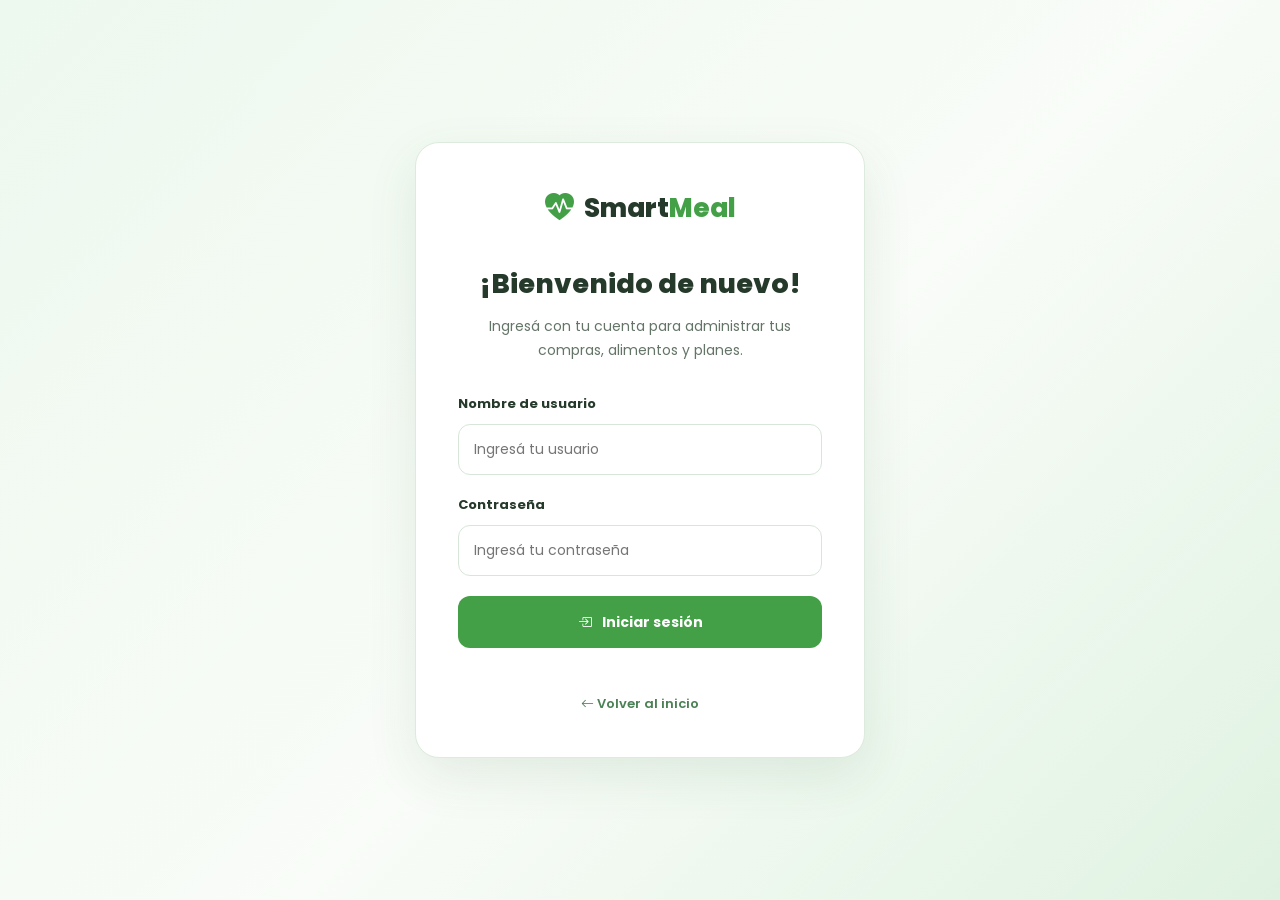
<file: pages/login.html>
<!DOCTYPE html>
<html lang="es">

<head>

    <meta charset="UTF-8">

    <meta name="viewport"
          content="width=device-width, initial-scale=1.0">

    <title>SmartMeal | Iniciar sesión</title>

    <!-- Tipografía -->

    <link rel="preconnect"
          href="https://fonts.googleapis.com">

    <link rel="preconnect"
          href="https://fonts.gstatic.com"
          crossorigin>

    <link
        href="https://fonts.googleapis.com/css2?family=Poppins:wght@400;500;600;700;800&display=swap"
        rel="stylesheet"
    >

    <!-- Iconos -->

    <link
        rel="stylesheet"
        href="https://cdn.jsdelivr.net/npm/bootstrap-icons@1.11.3/font/bootstrap-icons.min.css"
    >

    <!-- Estilos generales -->

    <link rel="stylesheet" href="../css/style.css">

    <!-- Estilos de la pantalla de acceso -->

    <style>

        .login-pagina {
            min-height: 100vh;
            display: flex;
            align-items: center;
            justify-content: center;
            padding: 40px 20px;
            background: linear-gradient(
                135deg,
                #edf8ee 0%,
                #f9fcf8 55%,
                #dff2e1 100%
            );
        }

        .login-tarjeta {
            width: 100%;
            max-width: 450px;
            padding: 42px;
            border: 1px solid #dcebdd;
            border-radius: 24px;
            background: #ffffff;
            box-shadow: 0 18px 50px rgba(
                39, 101, 51, 0.10
            );
        }

        .login-marca {
            display: flex;
            align-items: center;
            justify-content: center;
            gap: 10px;
            margin-bottom: 30px;
            color: #253a2a;
            font-size: 26px;
            font-weight: 800;
            text-decoration: none;
        }

        .login-marca i {
            color: #43a047;
            font-size: 29px;
        }

        .login-marca span span {
            color: #43a047;
        }

        .login-titulo {
            margin-bottom: 10px;
            color: #253a2a;
            font-size: 27px;
            font-weight: 800;
            text-align: center;
        }

        .login-descripcion {
            margin-bottom: 32px;
            color: #647568;
            font-size: 14px;
            line-height: 1.7;
            text-align: center;
        }

        .login-formulario {
            display: grid;
            gap: 20px;
        }

        .login-campo {
            display: flex;
            flex-direction: column;
            gap: 9px;
        }

        .login-campo label {
            color: #253a2a;
            font-size: 13px;
            font-weight: 700;
        }

        .login-campo input {
            width: 100%;
            height: 51px;
            padding: 13px 15px;
            border: 1px solid #d7e6d9;
            border-radius: 12px;
            outline: none;
            background: #ffffff;
            color: #253a2a;
            font-family: inherit;
            font-size: 14px;
            transition: 0.2s;
        }

        .login-campo input:focus {
            border-color: #43a047;
            box-shadow: 0 0 0 4px rgba(
                67, 160, 71, 0.12
            );
        }

        .login-boton {
            display: flex;
            align-items: center;
            justify-content: center;
            gap: 10px;
            width: 100%;
            min-height: 52px;
            padding: 14px;
            border: none;
            border-radius: 12px;
            background: #43a047;
            color: white;
            font-family: inherit;
            font-size: 14px;
            font-weight: 700;
            cursor: pointer;
            transition: 0.2s;
        }

        .login-boton:hover:not(:disabled) {
            background: #2e7d32;
        }

        .login-boton:disabled {
            opacity: 0.65;
            cursor: not-allowed;
        }

        .login-mensaje {
            font-size: 13px;
            text-align: center;
            line-height: 1.6;
        }

        .login-mensaje.error {
            color: #b53d3d;
        }

        .login-mensaje.exito {
            color: #2e7d32;
        }

        .login-volver {
            display: block;
            margin-top: 26px;
            color: #4b8155;
            font-size: 13px;
            font-weight: 600;
            text-align: center;
            text-decoration: none;
        }

        .login-volver:hover {
            text-decoration: underline;
        }

        @media (max-width: 500px) {

            .login-tarjeta {
                padding: 28px 23px;
            }

            .login-titulo {
                font-size: 23px;
            }

        }

    </style>

</head>

<body>

    <main class="login-pagina">

        <section class="login-tarjeta"
                 aria-labelledby="login-titulo">

            <!-- LOGO -->

            <a href="../index.html"
               class="login-marca">

                <i class="bi bi-heart-pulse-fill"
                   aria-hidden="true"></i>

                <span>
                    Smart<span>Meal</span>
                </span>

            </a>

            <!-- ENCABEZADO -->

            <h1 class="login-titulo"
                id="login-titulo">

                ¡Bienvenido de nuevo!

            </h1>

            <p class="login-descripcion">

                Ingresá con tu cuenta para administrar
                tus compras, alimentos y planes.

            </p>

            <!-- FORMULARIO -->

            <form id="form-login">

                <div class="login-formulario">

                    <div class="login-campo">

                        <label for="login-usuario">
                            Nombre de usuario
                        </label>

                        <input
                            type="text"
                            id="login-usuario"
                            name="usuario"
                            placeholder="Ingresá tu usuario"
                            autocomplete="username"
                            minlength="3"
                            maxlength="30"
                            required
                        >

                    </div>

                    <div class="login-campo">

                        <label for="login-password">
                            Contraseña
                        </label>

                        <input
                            type="password"
                            id="login-password"
                            name="password"
                            placeholder="Ingresá tu contraseña"
                            autocomplete="current-password"
                            required
                        >

                    </div>

                    <button
                        class="login-boton"
                        id="boton-login"
                        type="submit"
                        disabled>

                        <i class="bi bi-box-arrow-in-right"
                           aria-hidden="true"></i>

                        Iniciar sesión

                    </button>

                    <p
                        id="mensaje-login"
                        class="login-mensaje"
                        role="status"
                        aria-live="polite">
                    </p>

                </div>

            </form>

            <!-- VOLVER -->

            <a href="../index.html"
               class="login-volver">

                <i class="bi bi-arrow-left"></i>

                Volver al inicio

            </a>

        </section>

    </main>

    <!-- JAVASCRIPT GENERAL -->

    <script src="../js/script.js"></script>
    <script src="../js/login.js"></script>

    <!-- La lógica del inicio de sesión
         se incorporará en el próximo paso. -->

</body>

</html>
</file>
<file: css/style.css>
/* ==========================================================
   SMARTMEAL - HOJA DE ESTILOS PRINCIPAL
   Autor: Laureano Reynoso Ceccarini
========================================================== */

/* =========================
   VARIABLES GENERALES
========================= */

:root {
    --verde-principal: #4caf50;
    --verde-oscuro: #1f6b35;
    --verde-medio: #319844;
    --verde-claro: #dff5df;
    --verde-fondo: #f2faef;

    --blanco: #ffffff;
    --fondo: #f8fbf7;
    --texto: #1d2a21;
    --texto-suave: #617066;
    --borde: #dfe9df;

    --sombra-suave: 0 10px 30px rgba(28, 77, 38, 0.08);
    --sombra-media: 0 18px 40px rgba(28, 77, 38, 0.14);

    --radio-grande: 28px;
    --radio-medio: 18px;
    --radio-chico: 12px;

    --transicion: 0.3s ease;
}

/* =========================
   RESET Y ESTILOS BASE
========================= */

* {
    margin: 0;
    padding: 0;
    box-sizing: border-box;
}

html {
    scroll-behavior: smooth;
}

body {
    background: var(--fondo);
    color: var(--texto);
    font-family: "Poppins", sans-serif;
    line-height: 1.6;
}

img {
    display: block;
    max-width: 100%;
}

a {
    color: inherit;
}

button,
input,
select,
textarea {
    font: inherit;
}

/* Contenedor reutilizable */

.contenedor {
    width: min(90%, 1200px);
    margin: 0 auto;
}

/* Accesibilidad */

.skip-link {
    position: absolute;
    top: -100px;
    left: 20px;
    z-index: 5000;
    background: var(--verde-oscuro);
    color: var(--blanco);
    padding: 12px 18px;
    border-radius: 8px;
    text-decoration: none;
}

.skip-link:focus {
    top: 20px;
}

/* =========================
   HEADER Y NAVEGACIÓN
========================= */

.site-header {
    position: sticky;
    top: 0;
    z-index: 1000;
    background: rgba(255, 255, 255, 0.92);
    border-bottom: 1px solid rgba(31, 107, 53, 0.08);
    backdrop-filter: blur(12px);
}

.navbar {
    position: relative;
    min-height: 82px;
    display: flex;
    align-items: center;
    justify-content: space-between;
    gap: 25px;
}

/* Marca SmartMeal */

.marca {
    display: inline-flex;
    align-items: center;
    gap: 10px;
    text-decoration: none;
}

.marca-icono {
    width: 40px;
    height: 40px;
    display: grid;
    place-items: center;
    background: linear-gradient(
        135deg,
        var(--verde-principal),
        var(--verde-oscuro)
    );
    color: var(--blanco);
    border-radius: 13px;
    font-size: 19px;
    box-shadow: 0 8px 16px rgba(76, 175, 80, 0.22);
}

.marca-texto {
    color: var(--verde-oscuro);
    font-size: 23px;
    font-weight: 800;
    letter-spacing: -1px;
}

.marca-texto span {
    color: var(--verde-principal);
}

/* Enlaces del menú */

.nav-links {
    display: flex;
    align-items: center;
    gap: 5px;
    list-style: none;
}

.nav-links a {
    display: inline-block;
    padding: 9px 14px;
    border-radius: 10px;
    color: var(--texto-suave);
    font-size: 14px;
    font-weight: 600;
    text-decoration: none;
    transition: var(--transicion);
}

.nav-links a:hover,
.nav-links a:focus {
    background: var(--verde-claro);
    color: var(--verde-oscuro);
}

.nav-links .nav-activo {
    background: var(--verde-claro);
    color: var(--verde-oscuro);
}

/* Botón hamburguesa */

.menu-toggle {
    display: none;
    width: 44px;
    height: 44px;
    border: 1px solid var(--borde);
    border-radius: 12px;
    background: var(--blanco);
    color: var(--verde-oscuro);
    cursor: pointer;
    font-size: 23px;
    transition: var(--transicion);
}

.menu-toggle:hover {
    background: var(--verde-claro);
}

/* =========================
   HERO
========================= */

.hero {
    position: relative;
    overflow: hidden;
    padding: 74px 0 95px;
    background:
        radial-gradient(circle at 85% 20%, #d8f4d6 0%, transparent 25%),
        radial-gradient(circle at 15% 90%, #e8f8e5 0%, transparent 28%);
}

.hero-contenido {
    display: grid;
    grid-template-columns: 1.05fr 0.95fr;
    align-items: center;
    gap: 70px;
}

.hero-texto {
    animation: aparecer-arriba 0.8s ease both;
}

.etiqueta {
    display: inline-flex;
    align-items: center;
    gap: 8px;
    padding: 9px 14px;
    border: 1px solid #c9e9c8;
    border-radius: 999px;
    background: var(--verde-claro);
    color: var(--verde-oscuro);
    font-size: 13px;
    font-weight: 700;
}

.hero h1 {
    max-width: 670px;
    margin: 18px 0 20px;
    color: var(--texto);
    font-size: clamp(42px, 5vw, 68px);
    line-height: 1.08;
    letter-spacing: -2.5px;
}

.hero h1 span {
    color: var(--verde-principal);
}

.hero-texto > p {
    max-width: 620px;
    color: var(--texto-suave);
    font-size: 17px;
}

.hero-botones {
    display: flex;
    flex-wrap: wrap;
    gap: 14px;
    margin-top: 30px;
}

/* Botones reutilizables */

.boton {
    display: inline-flex;
    align-items: center;
    justify-content: center;
    gap: 9px;
    min-height: 52px;
    padding: 14px 21px;
    border-radius: 13px;
    font-size: 14px;
    font-weight: 700;
    text-decoration: none;
    transition: var(--transicion);
}

.boton-principal {
    background: linear-gradient(
        135deg,
        var(--verde-principal),
        var(--verde-oscuro)
    );
    color: var(--blanco);
    box-shadow: 0 12px 20px rgba(46, 125, 50, 0.22);
}

.boton-principal:hover {
    transform: translateY(-4px);
    box-shadow: 0 17px 25px rgba(46, 125, 50, 0.3);
}

.boton-secundario {
    border: 1px solid var(--borde);
    background: var(--blanco);
    color: var(--verde-oscuro);
}

.boton-secundario:hover {
    border-color: var(--verde-principal);
    background: var(--verde-claro);
    transform: translateY(-4px);
}

.hero-nota {
    display: flex;
    align-items: center;
    gap: 8px;
    margin-top: 22px;
    color: var(--texto-suave);
    font-size: 13px;
}

.hero-nota i {
    color: var(--verde-principal);
}

/* Visual del hero */

.hero-visual {
    position: relative;
    min-height: 440px;
    display: flex;
    align-items: center;
    justify-content: center;
    animation: aparecer-arriba 1s ease both;
}

.logo-panel {
    width: min(100%, 455px);
    padding: 20px;
    overflow: hidden;
    border: 1px solid rgba(76, 175, 80, 0.15);
    border-radius: var(--radio-grande);
    background: var(--blanco);
    box-shadow: var(--sombra-media);
}

.logo-panel img {
    width: 100%;
    border-radius: 18px;
    animation: flotar 4s ease-in-out infinite;
}

/* Tarjetas flotantes */

.tarjeta-flotante {
    position: absolute;
    display: flex;
    align-items: center;
    gap: 11px;
    padding: 13px 16px;
    border: 1px solid rgba(76, 175, 80, 0.16);
    border-radius: 15px;
    background: rgba(255, 255, 255, 0.94);
    box-shadow: var(--sombra-suave);
    backdrop-filter: blur(7px);
}

.tarjeta-flotante i {
    width: 37px;
    height: 37px;
    display: grid;
    place-items: center;
    border-radius: 11px;
    background: var(--verde-claro);
    color: var(--verde-oscuro);
    font-size: 17px;
}

.tarjeta-flotante strong,
.tarjeta-flotante span {
    display: block;
}

.tarjeta-flotante strong {
    color: var(--texto);
    font-size: 13px;
}

.tarjeta-flotante span {
    color: var(--texto-suave);
    font-size: 11px;
}

.tarjeta-recetas {
    top: 35px;
    left: -30px;
    animation: flotar 4.5s ease-in-out infinite;
}

.tarjeta-plan {
    right: -20px;
    bottom: 44px;
    animation: flotar 5s ease-in-out infinite reverse;
}

/* =========================
   SECCIONES GENERALES
========================= */

.seccion {
    padding: 95px 0;
}

.encabezado-seccion {
    max-width: 720px;
    margin: 0 auto 48px;
    text-align: center;
}

.subtitulo-seccion {
    display: inline-block;
    margin-bottom: 12px;
    color: var(--verde-oscuro);
    font-size: 13px;
    font-weight: 800;
    letter-spacing: 0.9px;
    text-transform: uppercase;
}

.encabezado-seccion h2,
.cta-final h2 {
    color: var(--texto);
    font-size: clamp(30px, 3.5vw, 44px);
    line-height: 1.18;
    letter-spacing: -1.5px;
}

.encabezado-seccion p {
    margin-top: 17px;
    color: var(--texto-suave);
    font-size: 16px;
}

/* =========================
   FUNCIONES
========================= */

.funciones {
    background: var(--blanco);
}

.grid-funciones {
    display: grid;
    grid-template-columns: repeat(3, 1fr);
    gap: 22px;
}

.card-funcion {
    min-height: 292px;
    padding: 29px;
    border: 1px solid var(--borde);
    border-radius: var(--radio-medio);
    background: var(--blanco);
    box-shadow: 0 8px 22px rgba(28, 77, 38, 0.04);
    transition: var(--transicion);
}

.card-funcion:hover {
    border-color: #b9e4ba;
    transform: translateY(-8px);
    box-shadow: var(--sombra-media);
}

.icono-funcion {
    width: 55px;
    height: 55px;
    display: grid;
    place-items: center;
    margin-bottom: 23px;
    border-radius: 16px;
    background: linear-gradient(
        135deg,
        var(--verde-claro),
        #c9efcb
    );
    color: var(--verde-oscuro);
    font-size: 24px;
}

.card-funcion h3 {
    margin-bottom: 11px;
    color: var(--texto);
    font-size: 20px;
}

.card-funcion p {
    min-height: 76px;
    color: var(--texto-suave);
    font-size: 14px;
}

.card-funcion a {
    display: inline-flex;
    align-items: center;
    gap: 7px;
    margin-top: 18px;
    color: var(--verde-oscuro);
    font-size: 14px;
    font-weight: 800;
    text-decoration: none;
    transition: var(--transicion);
}

.card-funcion a:hover {
    gap: 12px;
    color: var(--verde-principal);
}

/* =========================
   CÓMO FUNCIONA
========================= */

.como-funciona {
    background: linear-gradient(
        180deg,
        var(--fondo),
        var(--verde-fondo)
    );
}

.lista-pasos {
    display: grid;
    grid-template-columns: repeat(3, 1fr);
    gap: 23px;
    list-style: none;
}

.paso {
    position: relative;
    padding: 28px;
    overflow: hidden;
    border-radius: var(--radio-medio);
    background: var(--blanco);
    box-shadow: var(--sombra-suave);
}

.paso::after {
    position: absolute;
    right: -24px;
    bottom: -45px;
    color: rgba(76, 175, 80, 0.08);
    content: "●";
    font-size: 180px;
}

.numero-paso {
    display: inline-block;
    margin-bottom: 26px;
    color: var(--verde-principal);
    font-size: 36px;
    font-weight: 800;
    line-height: 1;
}

.contenido-paso {
    position: relative;
    z-index: 1;
}

.contenido-paso h3 {
    margin-bottom: 11px;
    color: var(--texto);
    font-size: 19px;
}

.contenido-paso p {
    color: var(--texto-suave);
    font-size: 14px;
}

/* =========================
   ESTADÍSTICAS
========================= */

.estadisticas {
    padding: 65px 0;
    background: linear-gradient(
        135deg,
        var(--verde-oscuro),
        var(--verde-principal)
    );
}

.grid-estadisticas {
    display: grid;
    grid-template-columns: repeat(4, 1fr);
    gap: 18px;
}

.dato-estadistica {
    padding: 15px;
    text-align: center;
    color: var(--blanco);
}

.dato-estadistica strong,
.dato-estadistica span {
    display: block;
}

.dato-estadistica strong {
    font-size: clamp(32px, 4vw, 46px);
    font-weight: 800;
    line-height: 1;
}

.dato-estadistica span {
    margin-top: 10px;
    color: rgba(255, 255, 255, 0.82);
    font-size: 13px;
    font-weight: 500;
}

/* =========================
   CTA FINAL
========================= */

.cta-final {
    display: flex;
    align-items: center;
    justify-content: space-between;
    gap: 35px;
    padding: 54px;
    overflow: hidden;
    border-radius: var(--radio-grande);
    background:
        radial-gradient(circle at 92% 10%, rgba(255, 255, 255, 0.21), transparent 26%),
        linear-gradient(135deg, var(--verde-oscuro), var(--verde-principal));
    color: var(--blanco);
}

.cta-final .subtitulo-seccion {
    color: rgba(255, 255, 255, 0.75);
}

.cta-final h2 {
    max-width: 600px;
    color: var(--blanco);
}

.cta-final p {
    max-width: 600px;
    margin-top: 14px;
    color: rgba(255, 255, 255, 0.83);
}

.cta-final .boton-principal {
    flex-shrink: 0;
    background: var(--blanco);
    color: var(--verde-oscuro);
    box-shadow: none;
}

.cta-final .boton-principal:hover {
    background: var(--verde-claro);
}

/* =========================
   FOOTER
========================= */

.site-footer {
    padding-top: 68px;
    background: #142119;
    color: var(--blanco);
}

.footer-grid {
    display: grid;
    grid-template-columns: 1.6fr 1fr 1fr 0.8fr;
    gap: 40px;
    padding-bottom: 50px;
}

.site-footer .marca-icono {
    box-shadow: none;
}

.footer-marca p {
    max-width: 330px;
    margin-top: 17px;
    color: #b7c4ba;
    font-size: 14px;
}

.footer-columna h3 {
    margin-bottom: 17px;
    color: var(--blanco);
    font-size: 15px;
}

.footer-columna ul {
    list-style: none;
}

.footer-columna li {
    margin-bottom: 10px;
    color: #b7c4ba;
    font-size: 13px;
}

.footer-columna a {
    color: #b7c4ba;
    text-decoration: none;
    transition: var(--transicion);
}

.footer-columna a:hover {
    color: #91df97;
}

.redes-sociales {
    display: flex;
    gap: 10px;
}

.redes-sociales a {
    width: 38px;
    height: 38px;
    display: grid;
    place-items: center;
    border: 1px solid rgba(255, 255, 255, 0.16);
    border-radius: 10px;
    color: var(--blanco);
    font-size: 16px;
}

.redes-sociales a:hover {
    border-color: var(--verde-principal);
    background: var(--verde-principal);
    color: var(--blanco);
}

.footer-inferior {
    padding: 18px;
    border-top: 1px solid rgba(255, 255, 255, 0.09);
    color: #8fa093;
    text-align: center;
    font-size: 12px;
}

/* =========================
   ANIMACIONES
========================= */

@keyframes aparecer-arriba {
    from {
        opacity: 0;
        transform: translateY(24px);
    }

    to {
        opacity: 1;
        transform: translateY(0);
    }
}

@keyframes flotar {
    0%,
    100% {
        transform: translateY(0);
    }

    50% {
        transform: translateY(-12px);
    }
}

/* =========================
   RESPONSIVE - TABLET
========================= */

@media (max-width: 1020px) {
    .hero-contenido {
        gap: 38px;
    }

    .hero-visual {
        min-height: 360px;
    }

    .tarjeta-recetas {
        left: -10px;
    }

    .tarjeta-plan {
        right: -8px;
    }

    .grid-funciones,
    .lista-pasos {
        grid-template-columns: 1fr;
        max-width: 620px;
        margin: 0 auto;
    }

    .card-funcion {
        min-height: auto;
    }

    .card-funcion p {
        min-height: auto;
    }

    .footer-grid {
        grid-template-columns: repeat(2, 1fr);
    }

    .grid-estadisticas {
        grid-template-columns: repeat(2, 1fr);
    }
}

/* =========================
   RESPONSIVE - CELULAR
========================= */

@media (max-width: 760px) {
    .navbar {
        min-height: 72px;
    }

    .menu-toggle {
        display: grid;
        place-items: center;
    }

    .nav-links {
        position: absolute;
        top: calc(100% + 10px);
        right: 0;
        left: 0;
        display: none;
        flex-direction: column;
        align-items: stretch;
        gap: 4px;
        padding: 12px;
        border: 1px solid var(--borde);
        border-radius: 16px;
        background: var(--blanco);
        box-shadow: var(--sombra-media);
    }

    .nav-links.abierto {
        display: flex;
    }

    .nav-links a {
        width: 100%;
        padding: 12px;
    }

    .hero {
        padding: 58px 0 70px;
    }

    .hero-contenido {
        grid-template-columns: 1fr;
        text-align: center;
    }

    .hero-texto > p {
        margin-right: auto;
        margin-left: auto;
    }

    .hero-botones {
        justify-content: center;
    }

    .hero-nota {
        justify-content: center;
    }

    .hero-visual {
        min-height: auto;
        padding: 10px 10px 45px;
    }

    .logo-panel {
        max-width: 410px;
    }

    .tarjeta-recetas {
        top: 0;
        left: 0;
    }

    .tarjeta-plan {
        right: 0;
        bottom: 0;
    }

    .seccion {
        padding: 70px 0;
    }

    .cta-final {
        flex-direction: column;
        align-items: flex-start;
        padding: 35px 28px;
    }
}

@media (max-width: 520px) {
    .contenedor {
        width: min(92%, 1200px);
    }

    .marca-texto {
        font-size: 20px;
    }

    .marca-icono {
        width: 36px;
        height: 36px;
        border-radius: 11px;
        font-size: 16px;
    }

    .hero h1 {
        font-size: 41px;
        letter-spacing: -1.8px;
    }

    .hero-texto > p {
        font-size: 15px;
    }

    .boton {
        width: 100%;
    }

    .tarjeta-flotante {
        padding: 10px 11px;
    }

    .tarjeta-flotante i {
        width: 32px;
        height: 32px;
        font-size: 14px;
    }

    .tarjeta-flotante strong {
        font-size: 11px;
    }

    .tarjeta-flotante span {
        font-size: 9px;
    }

    .encabezado-seccion {
        margin-bottom: 35px;
    }

    .cta-final {
        padding: 30px 22px;
    }

    .footer-grid {
        grid-template-columns: 1fr;
        gap: 30px;
    }

    .grid-estadisticas {
        grid-template-columns: 1fr 1fr;
        gap: 8px;
    }
}

/* Reduce las animaciones si el usuario lo configuró en su dispositivo */

@media (prefers-reduced-motion: reduce) {
    *,
    *::before,
    *::after {
        scroll-behavior: auto !important;
        animation-duration: 0.01ms !important;
        animation-iteration-count: 1 !important;
        transition-duration: 0.01ms !important;
    }
}


/* ==========================================================
   PÁGINA RECETAS
========================================================== */

/* =========================
   ENCABEZADO DE PÁGINA
========================= */

.encabezado-pagina {
    padding: 65px 0 75px;
    background:
        radial-gradient(circle at 85% 20%, #d8f4d6 0%, transparent 24%),
        linear-gradient(180deg, #f8fbf7, #eef9ee);
}

.encabezado-pagina .contenedor {
    max-width: 900px;
}

.migas-pan {
    display: flex;
    align-items: center;
    gap: 9px;
    margin-bottom: 28px;
    color: var(--texto-suave);
    font-size: 13px;
}

.migas-pan a {
    color: var(--verde-oscuro);
    font-weight: 700;
    text-decoration: none;
    transition: var(--transicion);
}

.migas-pan a:hover {
    color: var(--verde-principal);
    text-decoration: underline;
}

.migas-pan i {
    color: #9aa89e;
    font-size: 10px;
}

.encabezado-pagina h1 {
    max-width: 780px;
    margin: 18px 0;
    color: var(--texto);
    font-size: clamp(36px, 5vw, 58px);
    line-height: 1.12;
    letter-spacing: -2px;
}

.encabezado-pagina p {
    max-width: 650px;
    color: var(--texto-suave);
    font-size: 16px;
}

/* =========================
   ESTRUCTURA DE RECETAS
========================= */

.explorador-recetas {
    background: var(--blanco);
}

.layout-recetas {
    display: grid;
    grid-template-columns: 270px 1fr;
    align-items: start;
    gap: 35px;
}

/* =========================
   PANEL DE FILTROS
========================= */

.panel-filtros {
    position: sticky;
    top: 105px;
    padding: 24px;
    border: 1px solid var(--borde);
    border-radius: var(--radio-medio);
    background: var(--fondo);
}

.titulo-filtros {
    display: flex;
    align-items: center;
    gap: 10px;
    margin-bottom: 24px;
}

.titulo-filtros i {
    color: var(--verde-principal);
    font-size: 20px;
}

.titulo-filtros h2 {
    color: var(--texto);
    font-size: 18px;
}

.campo-filtro {
    margin-bottom: 20px;
}

.campo-filtro label {
    display: block;
    margin-bottom: 8px;
    color: var(--texto);
    font-size: 13px;
    font-weight: 700;
}

.input-icono {
    position: relative;
}

.input-icono i {
    position: absolute;
    top: 50%;
    left: 13px;
    color: var(--texto-suave);
    font-size: 15px;
    pointer-events: none;
    transform: translateY(-50%);
}

.campo-filtro input,
.campo-filtro select {
    width: 100%;
    min-height: 45px;
    border: 1px solid var(--borde);
    border-radius: 11px;
    outline: none;
    background: var(--blanco);
    color: var(--texto);
    font-size: 13px;
    transition: var(--transicion);
}

.campo-filtro input {
    padding: 0 12px 0 38px;
}

.campo-filtro select {
    padding: 0 12px;
    cursor: pointer;
}

.campo-filtro input:hover,
.campo-filtro select:hover {
    border-color: var(--verde-principal);
}

.campo-filtro input:focus,
.campo-filtro select:focus {
    border-color: var(--verde-principal);
    box-shadow: 0 0 0 4px rgba(76, 175, 80, 0.14);
}

.check-filtro {
    display: flex;
    align-items: flex-start;
    gap: 9px;
    margin: 5px 0 20px;
    color: var(--texto-suave);
    font-size: 13px;
    cursor: pointer;
}

.check-filtro input {
    width: 16px;
    height: 16px;
    margin-top: 2px;
    accent-color: var(--verde-principal);
    cursor: pointer;
}

.boton-limpiar {
    display: inline-flex;
    align-items: center;
    gap: 8px;
    border: none;
    background: transparent;
    color: var(--verde-oscuro);
    font-size: 13px;
    font-weight: 700;
    cursor: pointer;
    transition: var(--transicion);
}

.boton-limpiar:hover {
    color: var(--verde-principal);
    transform: translateX(3px);
}

/* =========================
   CONTENIDO Y TARJETAS
========================= */

.cabecera-recetas {
    display: flex;
    align-items: end;
    justify-content: space-between;
    gap: 20px;
    margin-bottom: 25px;
}

.cabecera-recetas .subtitulo-seccion {
    margin-bottom: 4px;
}

.cabecera-recetas h2 {
    color: var(--texto);
    font-size: clamp(25px, 3vw, 34px);
    letter-spacing: -1px;
}

.cabecera-recetas > p {
    color: var(--texto-suave);
    font-size: 13px;
    white-space: nowrap;
}

.grid-recetas {
    display: grid;
    grid-template-columns: repeat(2, 1fr);
    gap: 22px;
}

.card-receta {
    overflow: hidden;
    border: 1px solid var(--borde);
    border-radius: var(--radio-medio);
    background: var(--blanco);
    box-shadow: 0 8px 24px rgba(28, 77, 38, 0.05);
    transition: var(--transicion);
}

.card-receta:hover {
    border-color: #b9e4ba;
    box-shadow: var(--sombra-media);
    transform: translateY(-7px);
}

/* Cabecera visual de las recetas */

.receta-imagen {
    position: relative;
    min-height: 145px;
    display: flex;
    align-items: center;
    justify-content: center;
    overflow: hidden;
}

.receta-imagen::before,
.receta-imagen::after {
    position: absolute;
    border-radius: 50%;
    content: "";
}

.receta-imagen::before {
    width: 180px;
    height: 180px;
    right: -45px;
    bottom: -95px;
    background: rgba(255, 255, 255, 0.2);
}

.receta-imagen::after {
    width: 125px;
    height: 125px;
    top: -62px;
    left: -28px;
    background: rgba(255, 255, 255, 0.16);
}

.receta-imagen > i {
    position: relative;
    z-index: 1;
    color: rgba(255, 255, 255, 0.95);
    font-size: 58px;
    text-shadow: 0 8px 14px rgba(0, 0, 0, 0.12);
}

.receta-imagen > span {
    position: absolute;
    z-index: 2;
    top: 14px;
    right: 14px;
    padding: 5px 10px;
    border-radius: 999px;
    background: rgba(255, 255, 255, 0.9);
    color: var(--verde-oscuro);
    font-size: 11px;
    font-weight: 800;
}

/* Fondos diferentes para cada tarjeta */

.receta-imagen-ensalada {
    background: linear-gradient(135deg, #5dc264, #1f7b3a);
}

.receta-imagen-pasta {
    background: linear-gradient(135deg, #ef9f43, #dd6a2d);
}

.receta-imagen-tostadas {
    background: linear-gradient(135deg, #e4a843, #ba7425);
}

.receta-imagen-wok {
    background: linear-gradient(135deg, #6f9d42, #3d6e2e);
}

.receta-imagen-yogur {
    background: linear-gradient(135deg, #cf72a3, #a3487c);
}

.receta-imagen-tortilla {
    background: linear-gradient(135deg, #d5a043, #a96e1e);
}

/* Cuerpo de cada receta */

.receta-cuerpo {
    padding: 22px;
}

.receta-categoria {
    display: flex;
    align-items: center;
    justify-content: space-between;
    gap: 12px;
    margin-bottom: 11px;
    color: var(--texto-suave);
    font-size: 11px;
    font-weight: 700;
    text-transform: uppercase;
}

.nivel-facil,
.nivel-medio {
    padding: 4px 8px;
    border-radius: 999px;
    text-transform: none;
}

.nivel-facil {
    background: #e0f4e1;
    color: #287132;
}

.nivel-medio {
    background: #fff0d8;
    color: #9b5c13;
}

.receta-cuerpo h3 {
    min-height: 55px;
    margin-bottom: 9px;
    color: var(--texto);
    font-size: 19px;
    line-height: 1.35;
}

.receta-cuerpo > p {
    min-height: 66px;
    color: var(--texto-suave);
    font-size: 13px;
}

.metadatos-receta {
    display: flex;
    flex-wrap: wrap;
    gap: 13px;
    margin: 17px 0;
    list-style: none;
    color: var(--texto-suave);
    font-size: 12px;
}

.metadatos-receta li {
    display: inline-flex;
    align-items: center;
    gap: 5px;
}

.metadatos-receta i {
    color: var(--verde-principal);
    font-size: 14px;
}

/* Ingredientes desplegables */

.ingredientes-receta {
    padding-top: 13px;
    border-top: 1px solid var(--borde);
}

.ingredientes-receta summary {
    color: var(--verde-oscuro);
    font-size: 13px;
    font-weight: 800;
    cursor: pointer;
    transition: var(--transicion);
}

.ingredientes-receta summary:hover {
    color: var(--verde-principal);
}

.ingredientes-receta ul {
    margin: 12px 0 0 18px;
    color: var(--texto-suave);
    font-size: 12px;
    line-height: 1.8;
}

.enlace-receta {
    display: inline-flex;
    align-items: center;
    gap: 7px;
    margin-top: 18px;
    color: var(--verde-oscuro);
    font-size: 13px;
    font-weight: 800;
    text-decoration: none;
    transition: var(--transicion);
}

.enlace-receta:hover {
    gap: 12px;
    color: var(--verde-principal);
}

/* =========================
   RESPONSIVE: RECETAS
========================= */

@media (max-width: 960px) {
    .layout-recetas {
        grid-template-columns: 1fr;
    }

    .panel-filtros {
        position: static;
    }

    .panel-filtros form {
        display: grid;
        grid-template-columns: repeat(2, 1fr);
        gap: 0 18px;
    }

    .check-filtro,
    .boton-limpiar {
        grid-column: 1 / -1;
    }
}

@media (max-width: 680px) {
    .encabezado-pagina {
        padding: 50px 0 58px;
    }

    .grid-recetas {
        grid-template-columns: 1fr;
    }

    .cabecera-recetas {
        align-items: flex-start;
        flex-direction: column;
    }

    .panel-filtros form {
        display: block;
    }

    .card-receta:hover {
        transform: none;
    }
}

@media (max-width: 430px) {
    .receta-cuerpo {
        padding: 19px;
    }

    .receta-cuerpo h3,
    .receta-cuerpo > p {
        min-height: auto;
    }
}
/* ==========================================================
   PÁGINA RECETAS
========================================================== */

/* =========================
   ENCABEZADO DE PÁGINA
========================= */

.encabezado-pagina {
    padding: 65px 0 75px;
    background:
        radial-gradient(circle at 85% 20%, #d8f4d6 0%, transparent 24%),
        linear-gradient(180deg, #f8fbf7, #eef9ee);
}

.encabezado-pagina .contenedor {
    max-width: 900px;
}

.migas-pan {
    display: flex;
    align-items: center;
    gap: 9px;
    margin-bottom: 28px;
    color: var(--texto-suave);
    font-size: 13px;
}

.migas-pan a {
    color: var(--verde-oscuro);
    font-weight: 700;
    text-decoration: none;
    transition: var(--transicion);
}

.migas-pan a:hover {
    color: var(--verde-principal);
    text-decoration: underline;
}

.migas-pan i {
    color: #9aa89e;
    font-size: 10px;
}

.encabezado-pagina h1 {
    max-width: 780px;
    margin: 18px 0;
    color: var(--texto);
    font-size: clamp(36px, 5vw, 58px);
    line-height: 1.12;
    letter-spacing: -2px;
}

.encabezado-pagina p {
    max-width: 650px;
    color: var(--texto-suave);
    font-size: 16px;
}

/* =========================
   ESTRUCTURA DE RECETAS
========================= */

.explorador-recetas {
    background: var(--blanco);
}

.layout-recetas {
    display: grid;
    grid-template-columns: 270px 1fr;
    align-items: start;
    gap: 35px;
}

/* =========================
   PANEL DE FILTROS
========================= */

.panel-filtros {
    position: sticky;
    top: 105px;
    padding: 24px;
    border: 1px solid var(--borde);
    border-radius: var(--radio-medio);
    background: var(--fondo);
}

.titulo-filtros {
    display: flex;
    align-items: center;
    gap: 10px;
    margin-bottom: 24px;
}

.titulo-filtros i {
    color: var(--verde-principal);
    font-size: 20px;
}

.titulo-filtros h2 {
    color: var(--texto);
    font-size: 18px;
}

.campo-filtro {
    margin-bottom: 20px;
}

.campo-filtro label {
    display: block;
    margin-bottom: 8px;
    color: var(--texto);
    font-size: 13px;
    font-weight: 700;
}

.input-icono {
    position: relative;
}

.input-icono i {
    position: absolute;
    top: 50%;
    left: 13px;
    color: var(--texto-suave);
    font-size: 15px;
    pointer-events: none;
    transform: translateY(-50%);
}

.campo-filtro input,
.campo-filtro select {
    width: 100%;
    min-height: 45px;
    border: 1px solid var(--borde);
    border-radius: 11px;
    outline: none;
    background: var(--blanco);
    color: var(--texto);
    font-size: 13px;
    transition: var(--transicion);
}

.campo-filtro input {
    padding: 0 12px 0 38px;
}

.campo-filtro select {
    padding: 0 12px;
    cursor: pointer;
}

.campo-filtro input:hover,
.campo-filtro select:hover {
    border-color: var(--verde-principal);
}

.campo-filtro input:focus,
.campo-filtro select:focus {
    border-color: var(--verde-principal);
    box-shadow: 0 0 0 4px rgba(76, 175, 80, 0.14);
}

.check-filtro {
    display: flex;
    align-items: flex-start;
    gap: 9px;
    margin: 5px 0 20px;
    color: var(--texto-suave);
    font-size: 13px;
    cursor: pointer;
}

.check-filtro input {
    width: 16px;
    height: 16px;
    margin-top: 2px;
    accent-color: var(--verde-principal);
    cursor: pointer;
}

.boton-limpiar {
    display: inline-flex;
    align-items: center;
    gap: 8px;
    border: none;
    background: transparent;
    color: var(--verde-oscuro);
    font-size: 13px;
    font-weight: 700;
    cursor: pointer;
    transition: var(--transicion);
}

.boton-limpiar:hover {
    color: var(--verde-principal);
    transform: translateX(3px);
}

/* =========================
   CONTENIDO Y TARJETAS
========================= */

.cabecera-recetas {
    display: flex;
    align-items: end;
    justify-content: space-between;
    gap: 20px;
    margin-bottom: 25px;
}

.cabecera-recetas .subtitulo-seccion {
    margin-bottom: 4px;
}

.cabecera-recetas h2 {
    color: var(--texto);
    font-size: clamp(25px, 3vw, 34px);
    letter-spacing: -1px;
}

.cabecera-recetas > p {
    color: var(--texto-suave);
    font-size: 13px;
    white-space: nowrap;
}

.grid-recetas {
    display: grid;
    grid-template-columns: repeat(2, 1fr);
    gap: 22px;
}

.card-receta {
    overflow: hidden;
    border: 1px solid var(--borde);
    border-radius: var(--radio-medio);
    background: var(--blanco);
    box-shadow: 0 8px 24px rgba(28, 77, 38, 0.05);
    transition: var(--transicion);
}

.card-receta:hover {
    border-color: #b9e4ba;
    box-shadow: var(--sombra-media);
    transform: translateY(-7px);
}

/* Cabecera visual de las recetas */

.receta-imagen {
    position: relative;
    min-height: 145px;
    display: flex;
    align-items: center;
    justify-content: center;
    overflow: hidden;
}

.receta-imagen::before,
.receta-imagen::after {
    position: absolute;
    border-radius: 50%;
    content: "";
}

.receta-imagen::before {
    width: 180px;
    height: 180px;
    right: -45px;
    bottom: -95px;
    background: rgba(255, 255, 255, 0.2);
}

.receta-imagen::after {
    width: 125px;
    height: 125px;
    top: -62px;
    left: -28px;
    background: rgba(255, 255, 255, 0.16);
}

.receta-imagen > i {
    position: relative;
    z-index: 1;
    color: rgba(255, 255, 255, 0.95);
    font-size: 58px;
    text-shadow: 0 8px 14px rgba(0, 0, 0, 0.12);
}

.receta-imagen > span {
    position: absolute;
    z-index: 2;
    top: 14px;
    right: 14px;
    padding: 5px 10px;
    border-radius: 999px;
    background: rgba(255, 255, 255, 0.9);
    color: var(--verde-oscuro);
    font-size: 11px;
    font-weight: 800;
}

/* Fondos diferentes para cada tarjeta */

.receta-imagen-ensalada {
    background: linear-gradient(135deg, #5dc264, #1f7b3a);
}

.receta-imagen-pasta {
    background: linear-gradient(135deg, #ef9f43, #dd6a2d);
}

.receta-imagen-tostadas {
    background: linear-gradient(135deg, #e4a843, #ba7425);
}

.receta-imagen-wok {
    background: linear-gradient(135deg, #6f9d42, #3d6e2e);
}

.receta-imagen-yogur {
    background: linear-gradient(135deg, #cf72a3, #a3487c);
}

.receta-imagen-tortilla {
    background: linear-gradient(135deg, #d5a043, #a96e1e);
}

/* Cuerpo de cada receta */

.receta-cuerpo {
    padding: 22px;
}

.receta-categoria {
    display: flex;
    align-items: center;
    justify-content: space-between;
    gap: 12px;
    margin-bottom: 11px;
    color: var(--texto-suave);
    font-size: 11px;
    font-weight: 700;
    text-transform: uppercase;
}

.nivel-facil,
.nivel-medio {
    padding: 4px 8px;
    border-radius: 999px;
    text-transform: none;
}

.nivel-facil {
    background: #e0f4e1;
    color: #287132;
}

.nivel-medio {
    background: #fff0d8;
    color: #9b5c13;
}

.receta-cuerpo h3 {
    min-height: 55px;
    margin-bottom: 9px;
    color: var(--texto);
    font-size: 19px;
    line-height: 1.35;
}

.receta-cuerpo > p {
    min-height: 66px;
    color: var(--texto-suave);
    font-size: 13px;
}

.metadatos-receta {
    display: flex;
    flex-wrap: wrap;
    gap: 13px;
    margin: 17px 0;
    list-style: none;
    color: var(--texto-suave);
    font-size: 12px;
}

.metadatos-receta li {
    display: inline-flex;
    align-items: center;
    gap: 5px;
}

.metadatos-receta i {
    color: var(--verde-principal);
    font-size: 14px;
}

/* Ingredientes desplegables */

.ingredientes-receta {
    padding-top: 13px;
    border-top: 1px solid var(--borde);
}

.ingredientes-receta summary {
    color: var(--verde-oscuro);
    font-size: 13px;
    font-weight: 800;
    cursor: pointer;
    transition: var(--transicion);
}

.ingredientes-receta summary:hover {
    color: var(--verde-principal);
}

.ingredientes-receta ul {
    margin: 12px 0 0 18px;
    color: var(--texto-suave);
    font-size: 12px;
    line-height: 1.8;
}

.enlace-receta {
    display: inline-flex;
    align-items: center;
    gap: 7px;
    margin-top: 18px;
    color: var(--verde-oscuro);
    font-size: 13px;
    font-weight: 800;
    text-decoration: none;
    transition: var(--transicion);
}

.enlace-receta:hover {
    gap: 12px;
    color: var(--verde-principal);
}

/* =========================
   RESPONSIVE: RECETAS
========================= */

@media (max-width: 960px) {
    .layout-recetas {
        grid-template-columns: 1fr;
    }

    .panel-filtros {
        position: static;
    }

    .panel-filtros form {
        display: grid;
        grid-template-columns: repeat(2, 1fr);
        gap: 0 18px;
    }

    .check-filtro,
    .boton-limpiar {
        grid-column: 1 / -1;
    }
}

@media (max-width: 680px) {
    .encabezado-pagina {
        padding: 50px 0 58px;
    }

    .grid-recetas {
        grid-template-columns: 1fr;
    }

    .cabecera-recetas {
        align-items: flex-start;
        flex-direction: column;
    }

    .panel-filtros form {
        display: block;
    }

    .card-receta:hover {
        transform: none;
    }
}

@media (max-width: 430px) {
    .receta-cuerpo {
        padding: 19px;
    }

    .receta-cuerpo h3,
    .receta-cuerpo > p {
        min-height: auto;
    }
}

/* ==========================================================
   PÁGINA MIS ALIMENTOS
========================================================== */

/* =========================
   RESUMEN DEL INVENTARIO
========================= */

.resumen-inventario {
    padding: 55px 0 20px;
    background: var(--blanco);
}

.grid-resumen {
    display: grid;
    grid-template-columns: repeat(4, 1fr);
    gap: 18px;
}

.tarjeta-resumen {
    display: flex;
    align-items: center;
    gap: 14px;
    padding: 22px;
    border: 1px solid var(--borde);
    border-radius: var(--radio-medio);
    background: var(--blanco);
    box-shadow: 0 8px 22px rgba(28, 77, 38, 0.05);
    transition: var(--transicion);
}

.tarjeta-resumen:hover {
    transform: translateY(-6px);
    box-shadow: var(--sombra-media);
}

.resumen-icono {
    width: 52px;
    height: 52px;
    display: grid;
    place-items: center;
    flex-shrink: 0;
    border-radius: 15px;
    font-size: 22px;
}

.resumen-verde {
    background: #dff5df;
    color: var(--verde-oscuro);
}

.resumen-naranja {
    background: #fff0d8;
    color: #b46a10;
}

.resumen-azul {
    background: #dceeff;
    color: #2672b8;
}

.resumen-violeta {
    background: #eee2ff;
    color: #7846b8;
}

.tarjeta-resumen span,
.tarjeta-resumen strong {
    display: block;
}

.tarjeta-resumen span {
    color: var(--texto-suave);
    font-size: 12px;
}

.tarjeta-resumen strong {
    margin-top: 2px;
    color: var(--texto);
    font-size: 25px;
    line-height: 1.1;
}

/* =========================
   INVENTARIO
========================= */

.inventario {
    padding-top: 65px;
    background: var(--blanco);
}

.cabecera-inventario {
    display: flex;
    align-items: end;
    justify-content: space-between;
    gap: 20px;
    margin-bottom: 28px;
}

.cabecera-inventario .subtitulo-seccion {
    margin-bottom: 5px;
}

.cabecera-inventario h2 {
    color: var(--texto);
    font-size: clamp(28px, 3vw, 37px);
    letter-spacing: -1.2px;
}

.boton-agregar {
    display: inline-flex;
    align-items: center;
    justify-content: center;
    gap: 9px;
    min-height: 48px;
    padding: 12px 19px;
    border: none;
    border-radius: 13px;
    background: linear-gradient(
        135deg,
        var(--verde-principal),
        var(--verde-oscuro)
    );
    color: var(--blanco);
    font-size: 13px;
    font-weight: 700;
    cursor: pointer;
    box-shadow: 0 10px 18px rgba(46, 125, 50, 0.18);
    transition: var(--transicion);
}

.boton-agregar:hover {
    transform: translateY(-4px);
    box-shadow: 0 15px 22px rgba(46, 125, 50, 0.28);
}

/* Barra de búsqueda y filtros */

.barra-inventario {
    display: flex;
    align-items: center;
    justify-content: space-between;
    gap: 20px;
    margin-bottom: 27px;
    padding: 15px;
    border: 1px solid var(--borde);
    border-radius: var(--radio-medio);
    background: var(--fondo);
}

.buscador-inventario {
    position: relative;
    width: min(100%, 300px);
}

.buscador-inventario i {
    position: absolute;
    top: 50%;
    left: 14px;
    color: var(--texto-suave);
    font-size: 15px;
    pointer-events: none;
    transform: translateY(-50%);
}

.buscador-inventario input {
    width: 100%;
    min-height: 45px;
    padding: 0 13px 0 39px;
    border: 1px solid var(--borde);
    border-radius: 11px;
    outline: none;
    background: var(--blanco);
    color: var(--texto);
    font-size: 13px;
    transition: var(--transicion);
}

.buscador-inventario input:hover {
    border-color: var(--verde-principal);
}

.buscador-inventario input:focus {
    border-color: var(--verde-principal);
    box-shadow: 0 0 0 4px rgba(76, 175, 80, 0.14);
}

.filtros-categoria {
    display: flex;
    flex-wrap: wrap;
    justify-content: flex-end;
    gap: 8px;
}

.filtros-categoria button {
    padding: 8px 12px;
    border: 1px solid transparent;
    border-radius: 999px;
    background: transparent;
    color: var(--texto-suave);
    font-size: 12px;
    font-weight: 700;
    cursor: pointer;
    transition: var(--transicion);
}

.filtros-categoria button:hover {
    border-color: #bce4bd;
    background: var(--verde-claro);
    color: var(--verde-oscuro);
}

.filtros-categoria .filtro-activo {
    background: var(--verde-oscuro);
    color: var(--blanco);
}

/* Tarjetas de alimentos */

.grid-alimentos {
    display: grid;
    grid-template-columns: repeat(2, 1fr);
    gap: 18px;
}

.card-alimento {
    display: flex;
    align-items: center;
    gap: 14px;
    padding: 19px;
    border: 1px solid var(--borde);
    border-radius: var(--radio-medio);
    background: var(--blanco);
    box-shadow: 0 8px 22px rgba(28, 77, 38, 0.04);
    transition: var(--transicion);
}

.card-alimento:hover {
    border-color: #bae6bc;
    transform: translateY(-5px);
    box-shadow: var(--sombra-media);
}

.alimento-icono {
    width: 56px;
    height: 56px;
    display: grid;
    place-items: center;
    flex-shrink: 0;
    border-radius: 16px;
    font-size: 25px;
}

.alimento-fruta {
    background: #ffe6e1;
    color: #d65348;
}

.alimento-verdura {
    background: #dff5df;
    color: #2f843a;
}

.alimento-lacteo {
    background: #e3f1ff;
    color: #367dbe;
}

.alimento-proteina {
    background: #fff0d9;
    color: #b76a16;
}

.alimento-grano {
    background: #f1e7d6;
    color: #896a3b;
}

.alimento-info {
    min-width: 0;
    flex: 1;
}

.alimento-titulo {
    display: flex;
    align-items: center;
    justify-content: space-between;
    gap: 9px;
}

.alimento-titulo h3 {
    overflow: hidden;
    color: var(--texto);
    font-size: 16px;
    text-overflow: ellipsis;
    white-space: nowrap;
}

.alimento-titulo span {
    flex-shrink: 0;
    padding: 4px 8px;
    border-radius: 999px;
    font-size: 10px;
    font-weight: 800;
}

.estado-bueno {
    background: #e0f4e1;
    color: #287132;
}

.estado-pronto {
    background: #fff0d8;
    color: #9b5c13;
}

.estado-bajo {
    background: #ffe3e4;
    color: #ad3d46;
}

.alimento-info > p {
    margin: 3px 0 10px;
    color: var(--texto-suave);
    font-size: 12px;
}

.alimento-detalles {
    display: flex;
    flex-wrap: wrap;
    gap: 10px;
    color: var(--texto-suave);
    font-size: 11px;
}

.alimento-detalles span {
    display: inline-flex;
    align-items: center;
    gap: 5px;
}

.alimento-detalles i {
    color: var(--verde-principal);
}

.boton-opciones {
    width: 34px;
    height: 34px;
    display: grid;
    place-items: center;
    flex-shrink: 0;
    border: none;
    border-radius: 9px;
    background: transparent;
    color: var(--texto-suave);
    cursor: pointer;
    transition: var(--transicion);
}

.boton-opciones:hover {
    background: var(--verde-claro);
    color: var(--verde-oscuro);
}

/* =========================
   ALERTAS Y SUGERENCIAS
========================= */

.seccion-alertas {
    background: linear-gradient(
        180deg,
        var(--blanco),
        var(--verde-fondo)
    );
}

.grid-alertas {
    display: grid;
    grid-template-columns: 1fr 1fr;
    gap: 23px;
}

.alerta-vencimiento,
.sugerencia-receta {
    min-height: 245px;
    padding: 35px;
    border-radius: var(--radio-grande);
}

.alerta-vencimiento {
    display: flex;
    align-items: flex-start;
    gap: 20px;
    border: 1px solid #f2d7ac;
    background: #fff8eb;
}

.alerta-icono {
    width: 52px;
    height: 52px;
    display: grid;
    place-items: center;
    flex-shrink: 0;
    border-radius: 16px;
    background: #ffe9bd;
    color: #b56a13;
    font-size: 23px;
}

.alerta-vencimiento h2,
.sugerencia-receta h2 {
    margin-bottom: 10px;
    color: var(--texto);
    font-size: clamp(23px, 2.5vw, 30px);
    line-height: 1.2;
    letter-spacing: -0.8px;
}

.alerta-vencimiento p,
.sugerencia-receta p {
    color: var(--texto-suave);
    font-size: 14px;
}

.alerta-vencimiento a {
    display: inline-flex;
    align-items: center;
    gap: 8px;
    margin-top: 19px;
    color: #9b5c13;
    font-size: 13px;
    font-weight: 800;
    text-decoration: none;
    transition: var(--transicion);
}

.alerta-vencimiento a:hover {
    gap: 13px;
    color: #c07618;
}

.sugerencia-receta {
    background:
        radial-gradient(circle at 95% 10%, rgba(255, 255, 255, 0.2), transparent 30%),
        linear-gradient(135deg, var(--verde-oscuro), var(--verde-principal));
    color: var(--blanco);
}

.sugerencia-receta .subtitulo-seccion {
    color: rgba(255, 255, 255, 0.75);
}

.sugerencia-receta h2 {
    color: var(--blanco);
}

.sugerencia-receta p {
    color: rgba(255, 255, 255, 0.82);
}

.sugerencia-receta .boton-principal {
    margin-top: 22px;
    background: var(--blanco);
    color: var(--verde-oscuro);
    box-shadow: none;
}

.sugerencia-receta .boton-principal:hover {
    background: var(--verde-claro);
}

/* =========================
   RESPONSIVE: ALIMENTOS
========================= */

@media (max-width: 1000px) {
    .grid-resumen {
        grid-template-columns: repeat(2, 1fr);
    }

    .barra-inventario {
        align-items: stretch;
        flex-direction: column;
    }

    .buscador-inventario {
        width: 100%;
    }

    .filtros-categoria {
        justify-content: flex-start;
    }
}

@media (max-width: 760px) {
    .cabecera-inventario {
        align-items: flex-start;
        flex-direction: column;
    }

    .grid-alimentos,
    .grid-alertas {
        grid-template-columns: 1fr;
    }

    .alerta-vencimiento,
    .sugerencia-receta {
        min-height: auto;
        padding: 28px;
    }
}

@media (max-width: 520px) {
    .grid-resumen {
        grid-template-columns: 1fr;
    }

    .tarjeta-resumen {
        padding: 18px;
    }

    .card-alimento {
        align-items: flex-start;
        padding: 16px;
    }

    .alimento-icono {
        width: 48px;
        height: 48px;
        border-radius: 14px;
        font-size: 21px;
    }

    .alimento-titulo {
        align-items: flex-start;
        flex-direction: column;
        gap: 5px;
    }

    .boton-agregar {
        width: 100%;
    }

    .alerta-vencimiento {
        flex-direction: column;
    }
}

/* ==========================================================
   PÁGINA PLANES ALIMENTICIOS
========================================================== */

/* =========================
   PLANES DISPONIBLES
========================= */

.planes-disponibles {
    background: var(--blanco);
}

.grid-planes {
    display: grid;
    grid-template-columns: repeat(3, 1fr);
    align-items: stretch;
    gap: 22px;
}

.card-plan {
    position: relative;
    display: flex;
    flex-direction: column;
    min-height: 490px;
    padding: 31px;
    border: 1px solid var(--borde);
    border-radius: var(--radio-grande);
    background: var(--blanco);
    box-shadow: 0 8px 24px rgba(28, 77, 38, 0.05);
    transition: var(--transicion);
}

.card-plan:hover {
    border-color: #b8e3bb;
    transform: translateY(-8px);
    box-shadow: var(--sombra-media);
}

.plan-destacado {
    border-color: var(--verde-principal);
    background: linear-gradient(
        145deg,
        var(--verde-oscuro),
        var(--verde-principal)
    );
    color: var(--blanco);
    box-shadow: 0 16px 32px rgba(31, 107, 53, 0.25);
}

.plan-destacado:hover {
    border-color: var(--verde-principal);
    box-shadow: 0 22px 38px rgba(31, 107, 53, 0.32);
}

.etiqueta-destacada {
    position: absolute;
    top: 18px;
    right: 18px;
    padding: 6px 11px;
    border-radius: 999px;
    background: var(--blanco);
    color: var(--verde-oscuro);
    font-size: 10px;
    font-weight: 800;
}

.plan-icono {
    width: 60px;
    height: 60px;
    display: grid;
    place-items: center;
    margin-bottom: 24px;
    border-radius: 18px;
    font-size: 26px;
}

.plan-equilibrado {
    background: #dff5df;
    color: var(--verde-oscuro);
}

.plan-rapido {
    background: rgba(255, 255, 255, 0.18);
    color: var(--blanco);
}

.plan-activo {
    background: #e4edff;
    color: #3e72c8;
}

.tipo-plan {
    margin-bottom: 7px;
    color: var(--verde-oscuro);
    font-size: 12px;
    font-weight: 800;
    letter-spacing: 0.3px;
    text-transform: uppercase;
}

.plan-destacado .tipo-plan {
    color: rgba(255, 255, 255, 0.78);
}

.card-plan h3 {
    margin-bottom: 12px;
    color: var(--texto);
    font-size: 25px;
    letter-spacing: -0.8px;
}

.plan-destacado h3 {
    color: var(--blanco);
}

.descripcion-plan {
    min-height: 88px;
    color: var(--texto-suave);
    font-size: 14px;
}

.plan-destacado .descripcion-plan {
    color: rgba(255, 255, 255, 0.84);
}

.lista-beneficios {
    display: grid;
    gap: 13px;
    margin: 25px 0 29px;
    list-style: none;
}

.lista-beneficios li {
    display: flex;
    align-items: flex-start;
    gap: 9px;
    color: var(--texto-suave);
    font-size: 13px;
}

.lista-beneficios i {
    color: var(--verde-principal);
    font-size: 15px;
}

.plan-destacado .lista-beneficios li {
    color: rgba(255, 255, 255, 0.86);
}

.plan-destacado .lista-beneficios i {
    color: #bff7c2;
}

.boton-plan {
    display: inline-flex;
    align-items: center;
    justify-content: center;
    gap: 8px;
    min-height: 48px;
    margin-top: auto;
    padding: 12px 16px;
    border: 1px solid var(--verde-principal);
    border-radius: 13px;
    color: var(--verde-oscuro);
    font-size: 13px;
    font-weight: 800;
    text-decoration: none;
    transition: var(--transicion);
}

.boton-plan:hover {
    gap: 13px;
    background: var(--verde-claro);
}

.boton-plan-destacado {
    border-color: var(--blanco);
    background: var(--blanco);
    color: var(--verde-oscuro);
}

.boton-plan-destacado:hover {
    background: var(--verde-claro);
}

/* =========================
   PLAN SEMANAL
========================= */

.seccion-plan-semanal {
    background: linear-gradient(
        180deg,
        var(--verde-fondo),
        var(--fondo)
    );
}

.cabecera-plan-semanal {
    display: flex;
    align-items: end;
    justify-content: space-between;
    gap: 20px;
    margin-bottom: 30px;
}

.cabecera-plan-semanal .subtitulo-seccion {
    margin-bottom: 5px;
}

.cabecera-plan-semanal h2 {
    max-width: 720px;
    color: var(--texto);
    font-size: clamp(28px, 3vw, 38px);
    line-height: 1.2;
    letter-spacing: -1.2px;
}

.tabla-plan {
    overflow-x: auto;
    border: 1px solid var(--borde);
    border-radius: var(--radio-medio);
    background: var(--blanco);
    box-shadow: var(--sombra-suave);
}

.fila-plan {
    min-width: 760px;
    display: grid;
    grid-template-columns: 0.65fr 1fr 1fr 1fr;
    gap: 15px;
    align-items: center;
    padding: 19px 22px;
    border-bottom: 1px solid var(--borde);
}

.fila-plan:last-child {
    border-bottom: none;
}

.fila-plan strong {
    color: var(--verde-oscuro);
    font-size: 14px;
}

.fila-plan span {
    display: flex;
    align-items: center;
    gap: 8px;
    color: var(--texto-suave);
    font-size: 13px;
}

.fila-plan span i {
    color: var(--verde-principal);
    font-size: 15px;
}

.encabezado-tabla {
    background: var(--verde-oscuro);
}

.encabezado-tabla span {
    color: var(--blanco);
    font-size: 12px;
    font-weight: 800;
    text-transform: uppercase;
}

/* =========================
   CONSEJO
========================= */

.consejo-plan {
    display: flex;
    align-items: center;
    gap: 24px;
    padding: 37px;
    border: 1px solid #cceacc;
    border-radius: var(--radio-grande);
    background: #effbed;
}

.consejo-icono {
    width: 62px;
    height: 62px;
    display: grid;
    place-items: center;
    flex-shrink: 0;
    border-radius: 18px;
    background: var(--verde-principal);
    color: var(--blanco);
    font-size: 27px;
    box-shadow: 0 10px 18px rgba(46, 125, 50, 0.2);
}

.consejo-plan > div:nth-child(2) {
    flex: 1;
}

.consejo-plan .subtitulo-seccion {
    margin-bottom: 5px;
}

.consejo-plan h2 {
    margin-bottom: 10px;
    color: var(--texto);
    font-size: clamp(24px, 2.8vw, 33px);
    line-height: 1.2;
    letter-spacing: -1px;
}

.consejo-plan p {
    max-width: 720px;
    color: var(--texto-suave);
    font-size: 14px;
}

.consejo-plan .boton-principal {
    flex-shrink: 0;
}

/* =========================
   RESPONSIVE: PLANES
========================= */

@media (max-width: 1000px) {
    .grid-planes {
        grid-template-columns: 1fr;
        max-width: 620px;
        margin: 0 auto;
    }

    .card-plan {
        min-height: auto;
    }

    .descripcion-plan {
        min-height: auto;
    }
}

@media (max-width: 760px) {
    .cabecera-plan-semanal {
        align-items: flex-start;
        flex-direction: column;
    }

    .consejo-plan {
        align-items: flex-start;
        flex-wrap: wrap;
        padding: 28px;
    }

    .consejo-plan .boton-principal {
        width: 100%;
    }
}

@media (max-width: 520px) {
    .card-plan {
        padding: 25px;
    }

    .consejo-plan {
        flex-direction: column;
    }

    .fila-plan {
        padding: 17px;
    }
}

/* ==========================================================
   PÁGINA CONTACTO
========================================================== */

/* =========================
   ESTRUCTURA PRINCIPAL
========================= */

.seccion-contacto {
    background: var(--blanco);
}

.layout-contacto {
    display: grid;
    grid-template-columns: 0.85fr 1.15fr;
    align-items: stretch;
    gap: 28px;
}

/* =========================
   INFORMACIÓN DE CONTACTO
========================= */

.informacion-contacto {
    padding: 42px;
    border-radius: var(--radio-grande);
    background:
        radial-gradient(circle at 90% 8%, rgba(255, 255, 255, 0.16), transparent 25%),
        linear-gradient(145deg, var(--verde-oscuro), var(--verde-principal));
    color: var(--blanco);
}

.informacion-contacto .subtitulo-seccion {
    color: rgba(255, 255, 255, 0.75);
}

.informacion-contacto h2 {
    margin-bottom: 15px;
    color: var(--blanco);
    font-size: clamp(28px, 3vw, 39px);
    line-height: 1.18;
    letter-spacing: -1.2px;
}

.informacion-contacto > p {
    color: rgba(255, 255, 255, 0.84);
    font-size: 14px;
}

.datos-contacto {
    display: grid;
    gap: 15px;
    margin-top: 34px;
}

.dato-contacto {
    display: flex;
    align-items: center;
    gap: 13px;
    padding: 14px;
    border: 1px solid rgba(255, 255, 255, 0.15);
    border-radius: 15px;
    background: rgba(255, 255, 255, 0.1);
}

.dato-contacto-icono {
    width: 42px;
    height: 42px;
    display: grid;
    place-items: center;
    flex-shrink: 0;
    border-radius: 12px;
    background: rgba(255, 255, 255, 0.17);
    color: var(--blanco);
    font-size: 18px;
}

.dato-contacto span,
.dato-contacto a,
.dato-contacto p {
    display: block;
}

.dato-contacto span {
    margin-bottom: 2px;
    color: rgba(255, 255, 255, 0.7);
    font-size: 11px;
}

.dato-contacto a,
.dato-contacto p {
    color: var(--blanco);
    font-size: 13px;
    font-weight: 700;
    text-decoration: none;
}

.dato-contacto a:hover {
    text-decoration: underline;
}

.mensaje-contacto {
    display: flex;
    align-items: flex-start;
    gap: 10px;
    margin-top: 28px;
    padding: 14px;
    border-radius: 14px;
    background: rgba(255, 255, 255, 0.12);
}

.mensaje-contacto i {
    margin-top: 2px;
    color: #d9ffdb;
    font-size: 18px;
}

.mensaje-contacto p {
    color: rgba(255, 255, 255, 0.88);
    font-size: 12px;
}

/* =========================
   FORMULARIO
========================= */

.contenedor-formulario {
    padding: 42px;
    border: 1px solid var(--borde);
    border-radius: var(--radio-grande);
    background: var(--fondo);
    box-shadow: var(--sombra-suave);
}

.formulario-encabezado {
    margin-bottom: 28px;
}

.formulario-encabezado .subtitulo-seccion {
    margin-bottom: 5px;
}

.formulario-encabezado h2 {
    margin-bottom: 8px;
    color: var(--texto);
    font-size: clamp(27px, 3vw, 35px);
    letter-spacing: -1px;
}

.formulario-encabezado p {
    color: var(--texto-suave);
    font-size: 13px;
}

.formulario-encabezado strong,
.grupo-campo label span,
.check-terminos strong {
    color: #cf4c4c;
}

.formulario-contacto {
    display: grid;
    gap: 19px;
}

.fila-formulario {
    display: grid;
    grid-template-columns: 1fr 1fr;
    gap: 16px;
}

.grupo-campo {
    display: grid;
    gap: 8px;
}

.grupo-campo label {
    color: var(--texto);
    font-size: 13px;
    font-weight: 700;
}

.grupo-campo input,
.grupo-campo select,
.grupo-campo textarea {
    width: 100%;
    border: 1px solid var(--borde);
    border-radius: 12px;
    outline: none;
    background: var(--blanco);
    color: var(--texto);
    font-size: 13px;
    transition: var(--transicion);
}

.grupo-campo input,
.grupo-campo select {
    min-height: 48px;
    padding: 0 13px;
}

.grupo-campo textarea {
    min-height: 145px;
    padding: 13px;
    resize: vertical;
}

.grupo-campo input:hover,
.grupo-campo select:hover,
.grupo-campo textarea:hover {
    border-color: var(--verde-principal);
}

.grupo-campo input:focus,
.grupo-campo select:focus,
.grupo-campo textarea:focus {
    border-color: var(--verde-principal);
    box-shadow: 0 0 0 4px rgba(76, 175, 80, 0.14);
}

.grupo-campo input:focus:invalid,
.grupo-campo select:focus:invalid,
.grupo-campo textarea:focus:invalid {
    border-color: #d75a5a;
    box-shadow: 0 0 0 4px rgba(215, 90, 90, 0.12);
}

.grupo-campo small {
    color: var(--texto-suave);
    font-size: 11px;
}

.campo-con-icono {
    position: relative;
}

.campo-con-icono i {
    position: absolute;
    top: 50%;
    left: 14px;
    color: var(--texto-suave);
    pointer-events: none;
    transform: translateY(-50%);
}

.campo-con-icono input {
    padding-left: 40px;
}

.check-terminos {
    display: flex;
    align-items: flex-start;
    gap: 10px;
    color: var(--texto-suave);
    font-size: 12px;
    cursor: pointer;
}

.check-terminos input {
    width: 17px;
    height: 17px;
    margin-top: 2px;
    accent-color: var(--verde-principal);
    cursor: pointer;
}

.boton-enviar {
    display: inline-flex;
    align-items: center;
    justify-content: center;
    gap: 9px;
    min-height: 52px;
    border: none;
    border-radius: 13px;
    background: linear-gradient(
        135deg,
        var(--verde-principal),
        var(--verde-oscuro)
    );
    color: var(--blanco);
    font-size: 14px;
    font-weight: 800;
    cursor: pointer;
    box-shadow: 0 12px 20px rgba(46, 125, 50, 0.2);
    transition: var(--transicion);
}

.boton-enviar:hover {
    transform: translateY(-4px);
    box-shadow: 0 17px 25px rgba(46, 125, 50, 0.3);
}

.mensaje-formulario {
    min-height: 20px;
    color: var(--texto-suave);
    font-size: 13px;
    font-weight: 700;
}

.mensaje-formulario.mensaje-exito {
    color: var(--verde-oscuro);
}

/* =========================
   PREGUNTAS FRECUENTES
========================= */

.preguntas-frecuentes {
    background: linear-gradient(
        180deg,
        var(--blanco),
        var(--verde-fondo)
    );
}

.lista-preguntas {
    display: grid;
    gap: 13px;
    max-width: 850px;
    margin: 0 auto;
}

.lista-preguntas details {
    padding: 19px 21px;
    border: 1px solid var(--borde);
    border-radius: 15px;
    background: var(--blanco);
    transition: var(--transicion);
}

.lista-preguntas details:hover {
    border-color: #bce6be;
}

.lista-preguntas summary {
    color: var(--texto);
    font-size: 14px;
    font-weight: 800;
    cursor: pointer;
}

.lista-preguntas p {
    margin-top: 13px;
    color: var(--texto-suave);
    font-size: 13px;
}

/* =========================
   RESPONSIVE: CONTACTO
========================= */

@media (max-width: 900px) {
    .layout-contacto {
        grid-template-columns: 1fr;
    }
}

@media (max-width: 620px) {
    .informacion-contacto,
    .contenedor-formulario {
        padding: 28px;
    }

    .fila-formulario {
        grid-template-columns: 1fr;
    }
}

@media (max-width: 420px) {
    .informacion-contacto,
    .contenedor-formulario {
        padding: 23px;
        border-radius: 20px;
    }

    .dato-contacto {
        align-items: flex-start;
    }
}

/* ==========================================
   SMARTMEAL 2.0
   BOTON CERRAR SESION
========================================== */

.nav-sesion-boton {
    display: inline-flex;
    align-items: center;
    justify-content: center;
    min-height: 40px;
    padding: 9px 16px;
    border: 1px solid #b9dfbe;
    border-radius: 12px;
    background: #eaf7ec;
    color: #2e7d32;
    font-family: inherit;
    font-size: 13px;
    font-weight: 700;
    cursor: pointer;
    transition: 0.2s ease;
}

.nav-sesion-boton:hover {
    background: #d6efda;
}

.nav-sesion-boton:disabled {
    opacity: 0.65;
    cursor: not-allowed;
}
</file>
